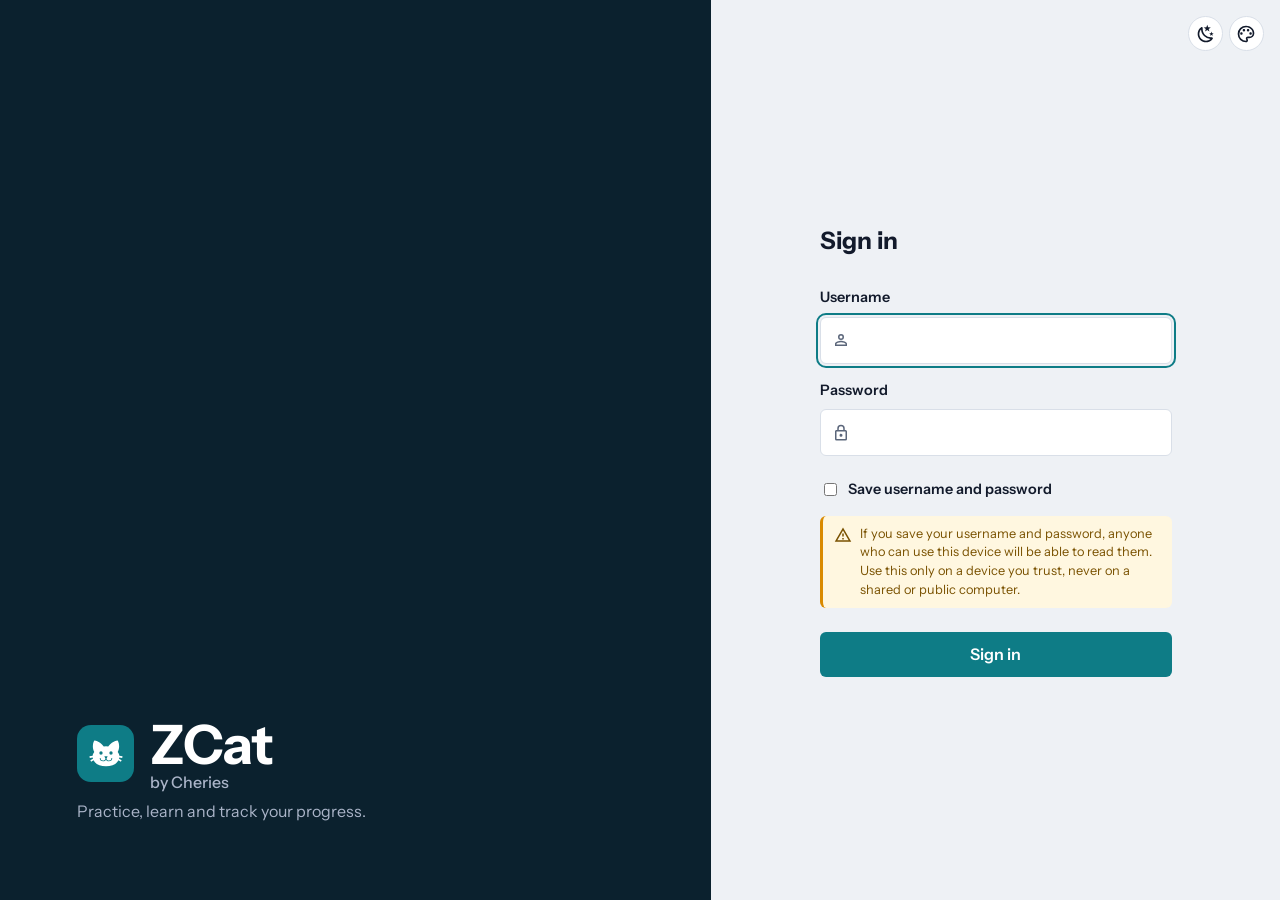
<file: index.html>
<!DOCTYPE html>
<html lang="en">
<head>
  <meta charset="UTF-8">
  <meta name="viewport" content="width=device-width, initial-scale=1">
  <title>Sign in</title>
  <link rel="icon" type="image/svg+xml" href="assets/img/favicon.svg">
  <link rel="preconnect" href="https://fonts.googleapis.com">
  <link rel="preconnect" href="https://fonts.gstatic.com" crossorigin>
  <link rel="stylesheet" href="https://fonts.googleapis.com/css2?family=Instrument+Sans:wght@400;500;600;700&display=swap">
  <script src="assets/js/theme-boot.js"></script>
  <link rel="stylesheet" href="assets/css/styles.css">
</head>
<body class="login-page">
  <aside class="login-brand">
    <h1 id="app-name" class="login-logo"></h1>
    <p id="app-tagline"></p>
  </aside>

  <main class="login-panel">
    <div class="login-theme" id="theme-controls"></div>
    <form id="login-form" class="login-form" novalidate>
      <h2>Sign in</h2>

      <label for="username">Username</label>
      <div class="input-wrap"><span class="input-icon" data-icon="user"></span><input id="username" name="username" type="text" autocomplete="username" required autofocus></div>

      <label for="password">Password</label>
      <div class="input-wrap"><span class="input-icon" data-icon="lock"></span><input id="password" name="password" type="password" autocomplete="current-password" required></div>

      <label class="remember" for="remember"><input id="remember" name="remember" type="checkbox"> Save username and password</label>
      <p class="remember-warn" id="remember-warn">
        <span data-icon="warn" data-size="18"></span>
        <span>If you save your username and password, anyone who can use this device will be able to read them. Use this only on a device you trust, never on a shared or public computer.</span>
      </p>

      <button id="login-btn" type="submit" class="btn">Sign in</button>
    </form>
  </main>

  <script type="module" src="assets/js/login.js"></script>
</body>
</html>
</file>
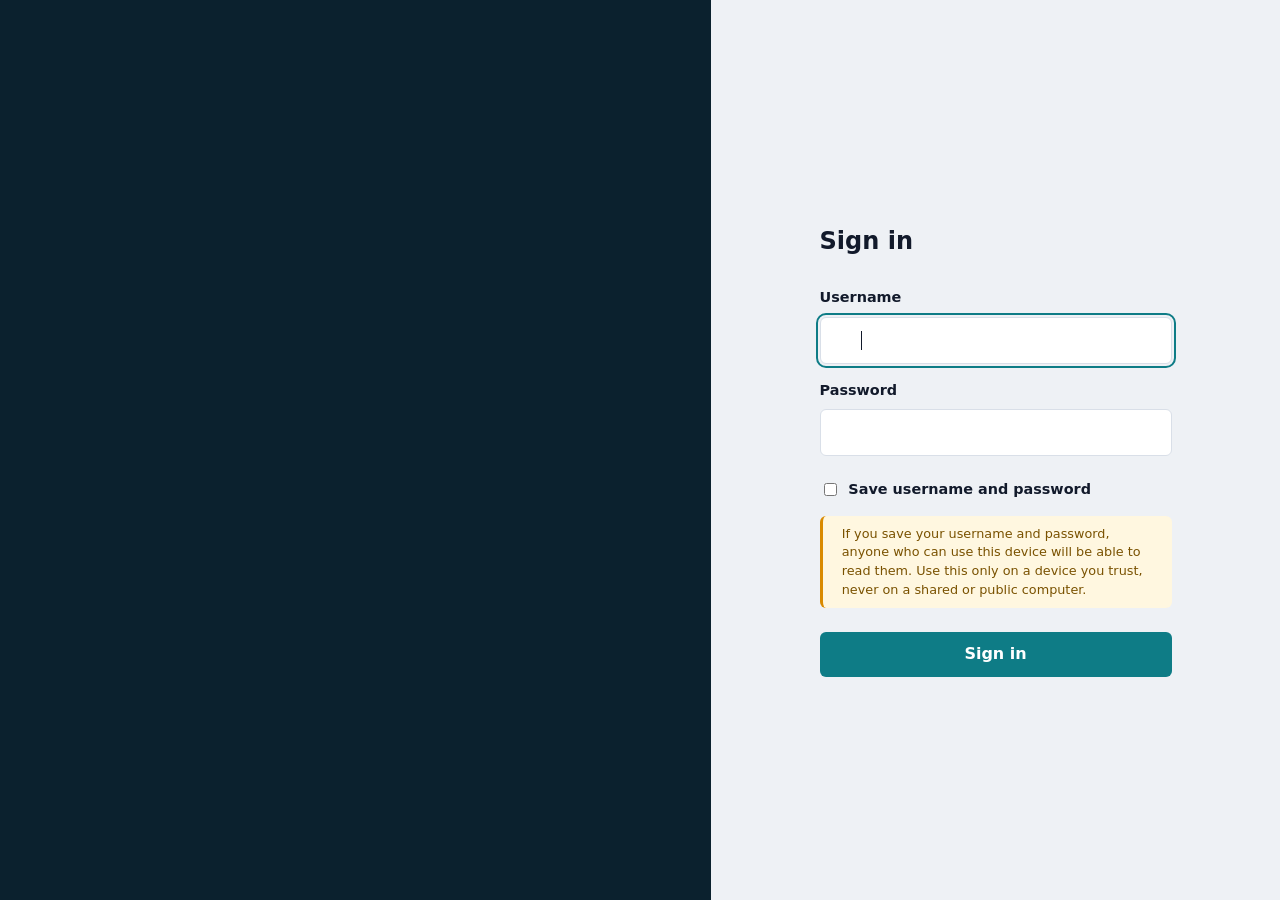
<file: dashboard.html>
<!DOCTYPE html>
<html lang="en">
<head>
  <meta charset="UTF-8">
  <meta name="viewport" content="width=device-width, initial-scale=1">
  <title>Dashboard</title>
  <link rel="icon" type="image/svg+xml" href="assets/img/favicon.svg">
  <link rel="preconnect" href="https://fonts.googleapis.com">
  <link rel="preconnect" href="https://fonts.gstatic.com" crossorigin>
  <link rel="stylesheet" href="https://fonts.googleapis.com/css2?family=Instrument+Sans:wght@400;500;600;700&display=swap">
  <script src="assets/js/theme-boot.js"></script>
  <link rel="stylesheet" href="assets/css/styles.css">
</head>
<body class="app-page" hidden>
  <header class="topbar">
    <a id="brand" class="brand" href="#overview" aria-label="Home"></a>
    <nav id="nav" class="nav" aria-label="Sections"></nav>
    <div class="topbar-user">
      <span class="theme-controls" id="theme-controls"></span>
      <span id="user-name"></span>
      <span id="user-role" class="badge"></span>
      <button id="logout-btn" class="btn btn-ghost" type="button">Sign out</button>
    </div>
  </header>

  <main id="content" class="content" tabindex="-1"></main>

  <script type="module" src="assets/js/dashboard.js"></script>
</body>
</html>
</file>
<file: assets/css/styles.css>
:root {
  color-scheme: light;
  --bg: #eef1f5;
  --surface: #ffffff;
  --ink: #121a2b;
  --on-ink: #ffffff;
  --muted: #5b667a;
  --line: #d9dfe8;
  --accent: #0e7c86;
  --accent-ink: #ffffff;
  --danger: #b3261e;
  --danger-bg: #fdecea;
  --warn-bg: #fff3d6;
  --warn-ink: #7a5200;
  --warn-line: #d98a00;
  --warn-soft: #fff7e0;
  --ok-bg: #e3f4e8;
  --ok-ink: #1c6b3a;
  --ok: #15803d;
  --on-ok: #ffffff;
  --bad-bg: #fde4e4;
  --bad-ink: #9b1c1c;
  --neutral-line: #9aa5b8;
  --seg-line: #8aa0b8;
  --seg-bg: #defeff;
  --star: #e3a008;
  --shadow: rgba(18, 26, 43, .1);
  /* derived from the accent, so every theme and mode stays consistent */
  --accent-soft: color-mix(in srgb, var(--accent) 14%, var(--surface));
  --ok-soft: color-mix(in srgb, var(--ok) 14%, var(--surface));
  --sentence-bg: color-mix(in srgb, var(--accent) 5%, var(--bg));
  --field-bg: color-mix(in srgb, var(--accent) 8%, var(--surface));
  --sentence-line: color-mix(in srgb, var(--accent) 30%, var(--line));
  --accent-text: color-mix(in srgb, var(--accent) 62%, var(--ink));
  --hero-from: color-mix(in srgb, var(--accent) 22%, #0c1424);
  --hero-to: color-mix(in srgb, var(--accent) 62%, #0c1424);
  --hero-btn: color-mix(in srgb, var(--accent) 70%, #ffffff);
  --brand-bg: color-mix(in srgb, var(--accent) 14%, #0b1220);
  --radius: 6px;
  --font: "Instrument Sans", system-ui, -apple-system, "Segoe UI", sans-serif;
}

/* Dark mode */
html[data-mode="dark"] {
  color-scheme: dark;
  --bg: #0c1017;
  --surface: #151b25;
  --ink: #e7ecf4;
  --on-ink: #0c1017;
  --muted: #9aa6ba;
  --line: #283244;
  --accent-ink: #07131a;
  --danger: #ff7a70;
  --danger-bg: #3a1d1f;
  --warn-bg: #3b2f12;
  --warn-ink: #f3c969;
  --warn-line: #e0a030;
  --warn-soft: #2e2711;
  --ok-bg: #16301f;
  --ok-ink: #7fd89a;
  --ok: #4ade80;
  --on-ok: #06180d;
  --bad-bg: #3a1d1f;
  --bad-ink: #ff9a92;
  --neutral-line: #55627a;
  --seg-line: #4a5b75;
  --seg-bg: color-mix(in srgb, var(--accent) 18%, var(--surface));
  --star: #f5b83d;
  --shadow: rgba(0, 0, 0, .45);
}

/* Accent themes (light, then dark) */
html[data-accent="teal"]   { --accent: #0e7c86; }
html[data-accent="ocean"]  { --accent: #2563eb; }
html[data-accent="violet"] { --accent: #7c3aed; }
html[data-accent="rose"]   { --accent: #e11d48; }
html[data-accent="forest"] { --accent: #15803d; }
html[data-accent="sunset"] { --accent: #c2410c; }
html[data-mode="dark"][data-accent="teal"]   { --accent: #2bb8c4; }
html[data-mode="dark"][data-accent="ocean"]  { --accent: #6ea8ff; }
html[data-mode="dark"][data-accent="violet"] { --accent: #a78bfa; }
html[data-mode="dark"][data-accent="rose"]   { --accent: #fb7185; }
html[data-mode="dark"][data-accent="forest"] { --accent: #4ade80; }
html[data-mode="dark"][data-accent="sunset"] { --accent: #fb923c; }

*, *::before, *::after { box-sizing: border-box; }
html { font-size: 16px; }
body {
  margin: 0;
  font-family: var(--font);
  color: var(--ink);
  background: var(--bg);
  line-height: 1.5;
}
[hidden] { display: none !important; }
:focus-visible { outline: 2px solid var(--accent); outline-offset: 2px; }

/* ---------- Buttons ---------- */
.btn {
  font: inherit; font-weight: 600;
  padding: .65rem 1.1rem;
  border: 0; border-radius: var(--radius);
  background: var(--accent); color: var(--accent-ink);
  cursor: pointer;
}
.btn:hover { filter: brightness(1.08); }
.btn:disabled { opacity: .6; cursor: wait; }
.btn-ghost { background: transparent; color: var(--ink); border: 1px solid var(--line); padding: .4rem .8rem; }
.btn-ghost:hover { background: var(--bg); filter: none; }

/* ---------- Login ---------- */
.login-page { display: grid; grid-template-columns: minmax(0, 5fr) minmax(0, 4fr); min-height: 100vh; }
.login-brand {
  background: var(--brand-bg); color: #fff;
  padding: clamp(2rem, 6vw, 5rem);
  display: flex; flex-direction: column; justify-content: flex-end;
}
.login-brand h1 { margin: 0 0 .5rem; font-size: clamp(2.2rem, 5vw, 4rem); line-height: 1.05; letter-spacing: -.02em; }
.login-brand p { margin: 0; color: #aab4c8; max-width: 28ch; }
.login-panel { display: grid; place-items: center; padding: 2rem; }
.login-form { width: min(100%, 22rem); display: grid; gap: .5rem; }
.login-form h2 { margin: 0 0 .75rem; font-size: 1.5rem; }
.login-form label { font-weight: 600; font-size: .9rem; margin-top: .5rem; }
.login-form input {
  font: inherit; padding: .65rem .75rem;
  border: 1px solid var(--line); border-radius: var(--radius); background: var(--surface);
}
.login-form .btn { margin-top: 1rem; }
.hint { color: var(--muted); font-size: .8rem; margin: .75rem 0 0; }

/* ---------- App shell ---------- */
.topbar {
  display: flex; align-items: center; gap: 1.5rem; flex-wrap: wrap;
  padding: .75rem clamp(1rem, 4vw, 2.5rem);
  background: var(--surface); border-bottom: 1px solid var(--line);
}
.topbar-title { font-size: 1.05rem; letter-spacing: -.01em; }
.nav { display: flex; gap: .25rem; flex: 1; flex-wrap: wrap; }
.nav button {
  font: inherit; font-weight: 500; color: var(--muted);
  background: none; border: 0; border-bottom: 2px solid transparent;
  padding: .4rem .75rem; cursor: pointer;
}
.nav button:hover { color: var(--ink); }
.nav button[aria-current="page"] { color: var(--ink); border-bottom-color: var(--accent); }
.topbar-user { display: flex; align-items: center; gap: .6rem; font-size: .9rem; }
.badge { background: var(--accent-soft); color: var(--accent-text); padding: .1rem .55rem; border-radius: 999px; font-size: .78rem; font-weight: 600; }

.content { max-width: 70rem; margin: 0 auto; padding: 2rem clamp(1rem, 4vw, 2.5rem) 4rem; }
.content h1 { margin: 0 0 .25rem; font-size: 1.75rem; letter-spacing: -.02em; }
.lede { margin: 0 0 1.5rem; color: var(--muted); }
.panel { background: var(--surface); border: 1px solid var(--line); border-radius: var(--radius); padding: 1.25rem; margin-bottom: 1rem; }
.panel h2 { margin: 0 0 .75rem; font-size: 1rem; }
.chips { display: flex; flex-wrap: wrap; gap: .4rem; padding: 0; margin: 0; list-style: none; }
.chips li { background: var(--bg); border: 1px solid var(--line); border-radius: 999px; padding: .15rem .65rem; font-size: .85rem; }

.table-wrap { overflow-x: auto; }
table { width: 100%; border-collapse: collapse; font-size: .92rem; }
th, td { text-align: left; padding: .6rem .75rem; border-bottom: 1px solid var(--line); white-space: nowrap; }
th { color: var(--muted); font-weight: 600; }
.status-off { color: var(--danger); }
pre { margin: 0; overflow-x: auto; font-size: .85rem; background: var(--bg); padding: 1rem; border-radius: var(--radius); }

@media (max-width: 760px) {
  .login-page { grid-template-columns: 1fr; }
  .login-brand { min-height: 12rem; padding: 2rem; }
}
@media (prefers-reduced-motion: reduce) { * { transition: none !important; animation: none !important; } }

/* ---------- Tests: catalog & intro ---------- */
.muted { color: var(--muted); }
.cards { display: grid; grid-template-columns: repeat(auto-fill, minmax(16rem, 1fr)); gap: 1rem; }
.card {
  font: inherit; color: inherit; text-align: left; cursor: pointer;
  display: flex; flex-direction: column; gap: .4rem;
  background: var(--surface); border: 1px solid var(--line); border-top: 3px solid var(--accent);
  border-radius: var(--radius); padding: 1.1rem;
  transition: transform .12s ease, box-shadow .12s ease;
}
.card:hover { transform: translateY(-2px); box-shadow: 0 6px 18px var(--shadow); }
.card-folder { font-size: .72rem; text-transform: uppercase; letter-spacing: .08em; color: var(--accent); font-weight: 700; }
.card-title { font-size: 1.1rem; font-weight: 700; letter-spacing: -.01em; }
.card-desc { color: var(--muted); font-size: .9rem; flex: 1; }
.card-meta { font-size: .8rem; color: var(--muted); }
.card-last { font-size: .8rem; font-weight: 600; color: var(--accent-text); }
.link-btn { font: inherit; background: none; border: 0; color: var(--accent); cursor: pointer; padding: 0; margin-bottom: 1rem; }
.facts { display: flex; gap: 1.25rem; flex-wrap: wrap; padding: 0; margin: .75rem 0 0; list-style: none; color: var(--muted); font-size: .9rem; }
.paces { border: 1px solid var(--line); border-radius: var(--radius); margin: 1rem 0 0; display: flex; gap: .75rem; flex-wrap: wrap; }
.paces legend { font-weight: 600; padding: 0 .4rem; }
.pace { display: flex; align-items: center; gap: .5rem; padding: .55rem 1rem; border: 1px solid var(--line); border-radius: var(--radius); cursor: pointer; }
.pace:has(input:checked) { border-color: var(--accent); background: var(--accent-soft); }
.pace input { accent-color: var(--accent); }
.pace-name { font-weight: 600; }
.test-root > .btn { margin-top: .5rem; }

/* ---------- Tests: runner ---------- */
.runner-bar {
  position: sticky; top: 0; z-index: 5;
  display: flex; align-items: center; gap: 1rem; flex-wrap: wrap;
  background: var(--surface); border: 1px solid var(--line); border-radius: var(--radius);
  padding: .6rem 1rem; margin-bottom: 1rem;
}
.runner-bar strong { flex: 1; min-width: 8rem; }
.timer { font-variant-numeric: tabular-nums; font-weight: 700; font-size: 1.15rem; }
.timer.low { color: var(--danger); }
.runner { display: grid; grid-template-columns: minmax(0, 1fr) 15rem; gap: 1rem; align-items: start; }
.q-card, .side { background: var(--surface); border: 1px solid var(--line); border-radius: var(--radius); padding: 1.5rem; }
.side { padding: 1rem; position: sticky; top: 5rem; }
.side h2 { font-size: .9rem; margin: 0 0 .75rem; }
.legend { font-size: .75rem; margin: .75rem 0 0; }
.palette { display: grid; grid-template-columns: repeat(5, 1fr); gap: .4rem; }
.pal { font: inherit; font-size: .85rem; aspect-ratio: 1; border: 1px solid var(--line); background: var(--surface); border-radius: var(--radius); cursor: pointer; position: relative; }
.pal.done { background: var(--accent-soft); border-color: var(--accent); }
.pal[aria-current="step"] { outline: 2px solid var(--ink); outline-offset: 1px; font-weight: 700; }
.pal.flag::after { content: ""; position: absolute; top: 3px; right: 3px; width: 7px; height: 7px; border-radius: 50%; background: var(--warn-line); }

.q-head { display: flex; align-items: center; gap: .5rem; flex-wrap: wrap; margin-bottom: 1rem; }
.q-num { font-weight: 700; margin-right: auto; }
.badge-soft { background: var(--bg); color: var(--muted); }
.chip-btn { font: inherit; font-size: .85rem; border: 1px solid var(--line); background: var(--surface); color: var(--ink); border-radius: 999px; padding: .2rem .8rem; cursor: pointer; }
.chip-btn[aria-pressed="true"] { background: var(--ink); color: var(--on-ink); border-color: var(--ink); }
.hint-box { background: var(--warn-soft); border-left: 3px solid var(--warn-line); padding: .6rem .8rem; border-radius: var(--radius); font-size: .9rem; margin: 0 0 1rem; }
.q-img { display: block; max-width: 100%; object-fit: contain; border-radius: var(--radius); margin: 0 0 1rem; }
.q-img.landscape { max-height: 16rem; }
.q-img.portrait { max-height: 24rem; }
.q-img.square { max-height: 18rem; }
.passage { background: var(--bg); border-radius: var(--radius); padding: 1rem; margin-bottom: 1rem; }
.q-text { font-size: 1.25rem; margin: 0 0 1rem; line-height: 1.4; }
.multi-note { font-size: .85rem; font-weight: 600; color: var(--accent); margin: 0 0 .5rem; }
.opts { display: grid; gap: .5rem; }
.opt { display: flex; align-items: center; gap: .75rem; border: 1px solid var(--line); border-radius: var(--radius); padding: .7rem .9rem; cursor: pointer; }
.opt:hover { border-color: var(--accent); }
.opt:has(input:checked) { border-color: var(--accent); background: var(--accent-soft); }
.opt input { accent-color: var(--accent); }
.opt-key { font-weight: 700; color: var(--muted); width: 1.2rem; }

.sentence { margin: 0 0 1rem; padding: .35rem 1rem; font-size: 1.15rem; line-height: 2.2; background: var(--sentence-bg); border: 1px solid var(--sentence-line); border-radius: var(--radius); }
.sentence-tools { margin: 0 0 1rem; }
.seg {
  font: inherit; color: inherit; background: var(--surface); cursor: pointer;
  border: 1px solid var(--seg-line); border-radius: 4px; padding: 0 .2rem; margin-top: 0.1rem; margin-bottom: 0.2rem; background-color: var(--seg-bg);
  text-decoration: underline; text-decoration-thickness: 1px; text-underline-offset: 3px;
}
.seg:hover { background: var(--accent-soft); border-color: var(--accent); }
.seg[aria-pressed="true"] { background: var(--danger-bg); border-color: var(--danger); color: var(--danger); }
.seg.need-fix { background: var(--danger-bg); border-color: var(--danger); color: var(--danger); text-decoration-color: var(--danger); }
.seg.is-ok { background: var(--accent-soft); border-color: var(--accent); }
.seg.is-ok::after { content: " ✓"; display: inline-block; color: var(--accent); font-weight: 700; text-decoration: none; }
.seg-fix { display: inline-block; margin: 0 .15rem; padding: 0 .5rem; border-radius: 4px; background: var(--accent); color: var(--accent-ink); font-size: .85em; font-weight: 600; line-height: 1.7; }
.chip-correct { border-color: var(--accent); background: var(--accent-soft); }
.fixes { display: grid; gap: .45rem; margin: 0 0 1rem; }
.fix { display: grid; gap: .15rem; font-size: .9rem; }
.fix input { font: inherit; font-size: 1.3rem; padding: .3rem .55rem; border: 1px solid var(--line); border-radius: var(--radius); }
.q-nav { display: flex; justify-content: space-between; gap: .5rem; margin-top: 1.5rem; }
.q-nav .btn:disabled { cursor: not-allowed; }

/* ---------- Tests: results ---------- */
.summary { display: flex; align-items: center; gap: 2rem; flex-wrap: wrap; }
.ring { --p: 0; width: 8rem; aspect-ratio: 1; border-radius: 50%; display: grid; place-items: center; position: relative; background: conic-gradient(var(--accent) calc(var(--p) * 1%), var(--line) 0); }
.ring::before { content: ""; position: absolute; inset: .7rem; background: var(--surface); border-radius: 50%; }
.ring span { position: relative; font-size: 1.6rem; font-weight: 700; }
.stats { display: grid; grid-template-columns: repeat(auto-fit, minmax(6rem, 1fr)); gap: 1rem; flex: 1; }
.stat { display: grid; }
.stat strong { font-size: 1.6rem; }
.stat span { color: var(--muted); font-size: .85rem; }
.stat.ok strong { color: var(--accent); }
.stat.bad strong { color: var(--danger); }
.review { background: var(--surface); border: 1px solid var(--line); border-left-width: 4px; border-radius: var(--radius); margin-bottom: .6rem; }
.review.correct { border-left-color: var(--accent); }
.review.incorrect { border-left-color: var(--danger); }
.review.unanswered { border-left-color: var(--neutral-line); }
.review summary { cursor: pointer; padding: .75rem 1rem; display: flex; gap: .75rem; }
.mark { font-weight: 700; }
.review.correct .mark { color: var(--accent); }
.review.incorrect .mark { color: var(--danger); }
.review-body { padding: 0 1rem 1rem 2.6rem; font-size: .92rem; }
.review-row { margin: .3rem 0; }
.explain { background: var(--bg); border-radius: var(--radius); padding: .75rem 1rem; margin-top: .6rem; }
.explain p { margin: .3rem 0; }
.explain ul { margin: .3rem 0 0; padding-left: 1.2rem; }
.formula { font-family: ui-monospace, monospace; font-size: .85rem; }

@media (max-width: 860px) {
  .runner { grid-template-columns: 1fr; }
  .side { position: static; }
  .palette { grid-template-columns: repeat(auto-fill, minmax(2.5rem, 1fr)); }
}

/* ---------- Password tool ---------- */
.tool-form { display: grid; gap: .6rem; max-width: 28rem; }
.field { display: grid; gap: .25rem; font-size: .9rem; font-weight: 600; }
.field input, .field select { font: inherit; font-weight: 400; padding: .6rem .75rem; border: 1px solid var(--line); border-radius: var(--radius); background: var(--surface); color: var(--ink); }
.check-row { display: flex; align-items: center; gap: .5rem; font-size: .9rem; }
.tool-out { display: grid; gap: .5rem; justify-items: start; margin: 1rem 0; }
.tool-out pre { width: 100%; }
.hash { display: block; width: 100%; word-break: break-all; background: var(--bg); padding: .6rem .75rem; border-radius: var(--radius); font-size: .85rem; }
.result-ok { color: var(--accent); font-weight: 600; margin: .5rem 0 0; }
.result-bad { color: var(--danger); font-weight: 600; margin: .5rem 0 0; }
.notes { margin: 0; padding-left: 1.2rem; display: grid; gap: .4rem; }
details.panel summary { cursor: pointer; font-weight: 600; }
details.panel[open] summary { margin-bottom: .75rem; }
code { background: var(--bg); padding: .05rem .3rem; border-radius: 4px; font-size: .88em; }

/* ---------- Modal ---------- */
.modal { border: 0; padding: 0; border-radius: 10px; width: min(92vw, 28rem); max-height: 85vh; color: var(--ink); background: var(--surface); box-shadow: 0 20px 60px rgba(18, 26, 43, .35); }
.modal-wide { width: min(92vw, 40rem); }
.modal::backdrop { background: rgba(18, 26, 43, .55); }
.modal[open] { animation: modal-in .14s ease-out; }
@keyframes modal-in { from { opacity: 0; transform: translateY(8px) scale(.98); } }
body:has(dialog.modal[open]) { overflow: hidden; }
.modal-card { display: flex; flex-direction: column; max-height: 85vh; }
.modal-head { display: flex; align-items: center; justify-content: space-between; gap: 1rem; padding: 1rem 1.25rem; border-bottom: 1px solid var(--line); }
.modal-head h2 { margin: 0; font-size: 1.1rem; }
.modal-x { font: inherit; font-size: 1.5rem; line-height: 1; background: none; border: 0; color: var(--muted); cursor: pointer; padding: 0 .25rem; }
.modal-x:hover { color: var(--ink); }
.modal-body { padding: 1.25rem; overflow-y: auto; }
.modal-body > :first-child { margin-top: 0; }
.modal-body > :last-child { margin-bottom: 0; }
.modal-body .explain { background: none; padding: 0; margin: 0; }
.modal-foot { display: flex; justify-content: flex-end; gap: .5rem; padding: .75rem 1.25rem 1rem; }
.btn-danger { background: var(--danger); }

/* ---------- Peek answer ---------- */
.opt.reveal-correct { border-color: var(--accent); background: var(--accent-soft); box-shadow: inset 4px 0 0 var(--accent); }
.opt-tag { margin-left: auto; font-size: .75rem; font-weight: 700; color: var(--accent); }
.answer-box { margin-top: 1rem; background: var(--accent-soft); border-left: 3px solid var(--accent); padding: .7rem .9rem; border-radius: var(--radius); font-size: .95rem; }

/* ---------- Reports ---------- */
.pct { font-weight: 600; font-size: .8rem; padding: .1rem .55rem; border-radius: 999px; }
.pct-high { background: var(--accent-soft); color: var(--accent-text); }
.pct-mid { background: var(--warn-bg); color: var(--warn-ink); }
.pct-low { background: var(--danger-bg); color: var(--danger); }
.report-actions { display: flex; justify-content: flex-end; }

/* ---------- Reports: row actions ---------- */
.btn-sm { padding: .25rem .7rem; font-size: .85rem; }
.row-actions { display: flex; gap: .4rem; }
.row-actions .btn:disabled { cursor: not-allowed; }

/* ---------- Modal: test details ---------- */
.modal .paces { margin-top: 1rem; }

/* ---------- Timer pause ---------- */
.q-card { position: relative; }
.runner.paused .q-card > *, .runner.paused .side > * { visibility: hidden; }
.runner.paused .q-card::after { content: "Paused"; position: absolute; inset: 0; display: grid; place-items: center; font-size: 1.5rem; font-weight: 700; }

/* ---------- Icons & logo ---------- */
.icon { flex: none; vertical-align: middle; }
.btn, .chip-btn { display: inline-flex; align-items: center; justify-content: center; gap: .4rem; }
.brand { display: inline-flex; align-items: center; gap: .6rem; color: var(--ink); text-decoration: none; border-bottom: 2px solid transparent; padding: .15rem 0; }
.brand[aria-current="page"] { border-bottom-color: var(--accent); }
.brand-mark { display: grid; place-items: center; width: 2.1rem; height: 2.1rem; border-radius: 8px; background: var(--accent); color: var(--accent-ink); flex: none; }
.brand-text { display: inline-flex; align-items: baseline; gap: .35rem; }
.brand-name { font-weight: 700; font-size: 1.15rem; letter-spacing: -.01em; }
.brand-by { color: var(--muted); font-size: .8rem; font-weight: 500; letter-spacing: normal; }
.nav button { display: inline-flex; align-items: center; gap: .4rem; }
.timer-wrap { display: inline-flex; align-items: center; gap: .35rem; }
.card-folder { display: inline-flex; align-items: center; gap: .35rem; }
.login-logo { display: flex; align-items: center; gap: 1rem; margin: 0 0 .75rem; }
.login-brand .brand-mark { width: 3.6rem; height: 3.6rem; border-radius: 14px; }
.login-brand .brand-text { flex-direction: column; align-items: flex-start; gap: .1rem; line-height: 1.05; }
.login-brand .brand-name { font-size: clamp(2rem, 4.5vw, 3.4rem); }
.login-brand .brand-by { color: #aab4c8; font-size: 1rem; }
.input-wrap { position: relative; }
.input-icon { position: absolute; left: .75rem; top: 50%; transform: translateY(-50%); color: var(--muted); display: grid; pointer-events: none; }
.login-form .input-wrap input { width: 100%; padding-left: 2.5rem; }

/* ---------- Home ---------- */
.hero { display: flex; align-items: center; justify-content: space-between; gap: 1.5rem; flex-wrap: wrap; margin-bottom: 1.25rem; padding: clamp(1.25rem, 4vw, 2.25rem); border-radius: 12px; color: #fff; background: linear-gradient(135deg, var(--hero-from) 0%, var(--hero-to) 100%); }
.hero h1 { margin: 0 0 .35rem; color: #fff; font-size: clamp(1.6rem, 4vw, 2.3rem); }
.hero p { margin: 0; color: #c3cde0; max-width: 38ch; }
.btn-lg { padding: .9rem 1.6rem; font-size: 1.05rem; letter-spacing: .08em; text-transform: uppercase; }
.btn-hero { background: var(--hero-btn); color: #08222c; }
.btn-hero:hover { filter: brightness(1.08); }
.home-grid { display: grid; grid-template-columns: repeat(auto-fit, minmax(18rem, 1fr)); gap: 1rem; margin-bottom: 1.25rem; }
.list-card { margin-bottom: 0; }
.list-card h2 { display: flex; align-items: center; gap: .5rem; margin: 0 0 .75rem; }
.mini-list { list-style: none; margin: 0; padding: 0; display: grid; gap: .25rem; }
.mini-item { display: flex; align-items: center; gap: .75rem; padding: .6rem .5rem; border-radius: var(--radius); }
button.mini-item { font: inherit; color: inherit; background: none; border: 0; width: 100%; text-align: left; cursor: pointer; }
button.mini-item:hover { background: var(--bg); }
.mini-icon { display: grid; place-items: center; width: 2.2rem; height: 2.2rem; border-radius: 50%; background: var(--accent-soft); color: var(--accent); flex: none; }
.mini-main { flex: 1; min-width: 0; display: grid; }
.mini-title { font-weight: 600; overflow: hidden; text-overflow: ellipsis; white-space: nowrap; }
.mini-sub { color: var(--muted); font-size: .82rem; }
.quotes { display: grid; grid-template-columns: repeat(auto-fit, minmax(15rem, 1fr)); gap: 1rem; margin-bottom: 1.25rem; }
.quote-card { margin: 0; display: flex; align-items: flex-start; gap: .85rem; padding: 1.1rem 1.25rem; background: var(--surface); border: 1px solid var(--line); border-radius: 10px; }
.quote-icon { display: grid; place-items: center; width: 2.4rem; height: 2.4rem; border-radius: 50%; background: var(--accent-soft); color: var(--accent); flex: none; }
.quote-card p { margin: 0; font-weight: 500; line-height: 1.45; }
details.panel .chips + .chips { margin-top: .5rem; }

/* ---------- Filters ---------- */
.filter-bar { display: grid; gap: .75rem; margin-bottom: 1.25rem; padding: 1rem 1.25rem; background: var(--surface); border: 1px solid var(--line); border-radius: 10px; }
.filter-group { display: flex; align-items: baseline; gap: .75rem; flex-wrap: wrap; }
.filter-label { width: 4.5rem; font-size: .75rem; font-weight: 700; text-transform: uppercase; letter-spacing: .07em; color: var(--muted); }
.filter-chips { display: flex; flex-wrap: wrap; gap: .4rem; flex: 1; }
.filter-chip { font: inherit; font-size: .88rem; display: inline-flex; align-items: center; gap: .45rem; padding: .3rem .5rem .3rem .8rem; color: var(--ink); background: var(--surface); border: 1px solid var(--line); border-radius: 999px; cursor: pointer; }
.filter-chip:hover { border-color: var(--accent); }
.filter-chip[aria-pressed="true"] { background: var(--ink); border-color: var(--ink); color: var(--on-ink); }
.filter-count { min-width: 1.35rem; text-align: center; font-size: .72rem; font-weight: 700; color: var(--muted); background: var(--bg); border-radius: 999px; padding: 0 .4rem; }
.filter-chip[aria-pressed="true"] .filter-count { background: color-mix(in srgb, var(--on-ink) 22%, transparent); color: var(--on-ink); }
.filter-foot { display: flex; align-items: center; justify-content: space-between; gap: 1rem; padding-top: .6rem; border-top: 1px solid var(--line); font-size: .85rem; }
.filter-foot .link-btn { margin: 0; }
.card-tags { display: flex; align-items: center; gap: .5rem; flex-wrap: wrap; }
.level-pill { font-size: .68rem; font-weight: 700; text-transform: uppercase; letter-spacing: .06em; padding: .1rem .55rem; border-radius: 999px; background: var(--accent-soft); color: var(--accent-text); }
.level-pill.lv-easy { background: var(--ok-bg); color: var(--ok-ink); }
.level-pill.lv-intermediate { background: var(--warn-bg); color: var(--warn-ink); }
.level-pill.lv-advanced { background: var(--bad-bg); color: var(--bad-ink); }

/* inputs follow the theme */
input, select, textarea { color: var(--ink); }

/* ---------- Theme controls ---------- */
.theme-controls { display: inline-flex; gap: .35rem; }
.icon-btn { display: inline-grid; place-items: center; width: 2.2rem; height: 2.2rem; padding: 0; border-radius: 50%; border: 1px solid var(--line); background: var(--surface); color: var(--ink); cursor: pointer; }
.icon-btn:hover { border-color: var(--accent); color: var(--accent); }
.login-panel { position: relative; }
.login-theme { position: absolute; top: 1rem; right: 1rem; display: flex; gap: .35rem; }
.theme-window h3 { margin: 1.1rem 0 .5rem; font-size: .75rem; text-transform: uppercase; letter-spacing: .07em; color: var(--muted); }
.theme-window h3:first-child { margin-top: 0; }
.segmented { display: inline-flex; gap: .2rem; padding: .2rem; border: 1px solid var(--line); border-radius: 999px; }
.seg-opt { font: inherit; display: inline-flex; align-items: center; gap: .4rem; padding: .35rem .95rem; border: 0; border-radius: 999px; background: none; color: var(--ink); cursor: pointer; }
.seg-opt[aria-pressed="true"] { background: var(--accent); color: var(--accent-ink); }
.swatches { display: grid; grid-template-columns: repeat(auto-fill, minmax(8.5rem, 1fr)); gap: .6rem; }
.swatch { font: inherit; display: flex; align-items: center; gap: .6rem; padding: .5rem .7rem; border: 1px solid var(--line); border-radius: var(--radius); background: var(--surface); color: var(--ink); cursor: pointer; }
.swatch[aria-pressed="true"] { border-color: var(--swatch); box-shadow: 0 0 0 1px var(--swatch); }
.swatch-dot { display: grid; place-items: center; width: 1.6rem; height: 1.6rem; border-radius: 50%; background: var(--swatch); color: #fff; }

/* ---------- Test mode: top menu hidden ---------- */
body.testing .topbar { display: none; }

/* ---------- Test page: toolbar, favorites ---------- */
.toolbar { display: flex; align-items: center; gap: .6rem; flex-wrap: wrap; margin-bottom: 1.25rem; }
.toolbar .btn { padding: .45rem .9rem; }
.filter-badge { min-width: 1.3rem; padding: 0 .35rem; text-align: center; font-size: .75rem; font-weight: 700; border-radius: 999px; background: var(--accent); color: var(--accent-ink); }
.toolbar-count { margin-left: auto; font-size: .85rem; }
.toolbar .link-btn { margin: 0; }
.active-chips { display: flex; flex-wrap: wrap; gap: .35rem; }
.active-chip { padding-right: .55rem; }
.filter-window .filter-group + .filter-group { margin-top: 1rem; }
.filter-window .filter-foot { margin-top: 1.25rem; }
.card-wrap { position: relative; display: flex; }
.card-wrap > .card { flex: 1; min-width: 0; }
.card-tags { padding-right: 2rem; }
.fav-btn { position: absolute; top: .55rem; right: .55rem; display: grid; place-items: center; width: 2rem; height: 2rem; padding: 0; border: 0; border-radius: 50%; background: transparent; color: var(--muted); cursor: pointer; }
.fav-btn:hover { background: var(--bg); color: var(--star); }
.fav-btn.on { color: var(--star); }
.config { display: grid; gap: .6rem; margin: 1rem 0 0; border: 1px solid var(--line); border-radius: var(--radius); }
.config legend { padding: 0 .4rem; font-weight: 600; }
.count-row { display: flex; align-items: center; gap: .6rem; }
.count-row input { width: 5.5rem; font: inherit; padding: .4rem .6rem; border: 1px solid var(--line); border-radius: var(--radius); background: var(--surface); }

/* ---------- Results: clickable counts, review header ---------- */
.stat-btn { font: inherit; color: inherit; text-align: left; background: none; border: 1px solid transparent; border-radius: var(--radius); padding: .4rem .6rem; cursor: pointer; }
.stat-btn:hover { background: var(--bg); }
.stat-btn[aria-pressed="true"] { background: var(--accent-soft); border-color: var(--accent); }
.review-head { display: flex; align-items: center; gap: .75rem; margin: 1.25rem 0 .6rem; }
.review-head h2 { margin: 0; }
.review-head .link-btn { margin: 0; }

/* ---------- Reports filters, home actions ---------- */
.report-filters { display: flex; align-items: flex-end; gap: 1rem; flex-wrap: wrap; margin-bottom: 1rem; }
.report-filters .field { min-width: 12rem; }
.report-filters .link-btn { margin: 0 0 .6rem; }
.mini-item.has-actions { flex-wrap: wrap; }
.mini-actions { flex-basis: 100%; display: flex; gap: .4rem; padding-left: 2.95rem; }

/* ---------- GenTest / MyTest ---------- */
.modal-foot { flex-wrap: wrap; }
.del-btn:hover { background: var(--bg); color: var(--danger); }
.gen-matrix { width: 100%; border-collapse: collapse; }
.gen-matrix th, .gen-matrix td { padding: .5rem .6rem; text-align: left; border-bottom: 1px solid var(--line); white-space: nowrap; }
.gen-matrix thead th { font-size: .75rem; text-transform: uppercase; letter-spacing: .06em; color: var(--muted); }
.gen-matrix tbody th { font-weight: 600; }
.gen-na { color: var(--neutral-line); }
.gen-cell { display: flex; align-items: center; gap: .4rem; }
.gen-cell input { width: 4.2rem; font: inherit; padding: .35rem .5rem; border: 1px solid var(--line); border-radius: var(--radius); background: var(--surface); }
.gen-cell span { font-size: .8rem; }
.gen-foot { display: flex; align-items: center; justify-content: space-between; gap: 1rem; margin: .75rem 0; }
.gen-foot .link-btn { margin: 0; }
.gen-params .field { max-width: 16rem; margin-bottom: .75rem; }
.gen-preview .field { margin-bottom: .75rem; }
.gen-preview .field input { width: 100%; }
.gen-list { list-style: none; margin: .75rem 0 0; padding: 0; max-height: 18rem; overflow-y: auto; border: 1px solid var(--line); border-radius: var(--radius); counter-reset: q; }
.gen-list li { counter-increment: q; display: flex; align-items: center; gap: .6rem; padding: .5rem .75rem; border-bottom: 1px solid var(--line); }
.gen-list li:last-child { border-bottom: 0; }
.gen-list li::before { content: counter(q); width: 1.4rem; text-align: right; color: var(--muted); font-size: .8rem; flex: none; }
.gen-topic { font-size: .8rem; color: var(--muted); flex: none; }
.gen-q { flex: 1; min-width: 0; overflow: hidden; text-overflow: ellipsis; white-space: nowrap; }

/* ---------- Files ---------- */
.modal-xl { width: min(96vw, 64rem); }
a.btn, a.fav-btn { text-decoration: none; }
.search-wrap { position: relative; display: inline-flex; align-items: center; flex: 1; min-width: 12rem; max-width: 22rem; }
.search-wrap .icon { position: absolute; left: .75rem; color: var(--muted); pointer-events: none; }
.search-input { width: 100%; font: inherit; padding: .5rem .9rem .5rem 2.4rem; border: 1px solid var(--line); border-radius: 999px; background: var(--surface); color: var(--ink); }
.file-title { display: flex; align-items: center; gap: .65rem; }
.file-icon { display: grid; place-items: center; width: 2.5rem; height: 2.5rem; border-radius: 10px; background: var(--accent-soft); color: var(--accent-text); flex: none; }
.file-icon.kind-pdf { background: var(--bad-bg); color: var(--bad-ink); }
.file-icon.kind-image { background: var(--ok-bg); color: var(--ok-ink); }
.file-icon.kind-video, .file-icon.kind-audio { background: var(--warn-bg); color: var(--warn-ink); }
.file-icon.kind-other { background: var(--bg); color: var(--muted); }
.viewer-meta { margin: 0 0 .75rem; font-size: .85rem; }
.viewer-frame { display: block; width: 100%; height: 68vh; border: 1px solid var(--line); border-radius: var(--radius); background: #fff; }
.viewer-img { display: block; max-width: 100%; max-height: 68vh; margin: 0 auto; object-fit: contain; border-radius: var(--radius); }
.viewer-media { display: block; width: 100%; max-height: 68vh; }
.viewer-audio { display: block; width: 100%; }
.viewer-text { margin: 0; max-height: 64vh; overflow: auto; white-space: pre-wrap; }
.viewer-none { margin: 0; padding: 2rem 1rem; text-align: center; color: var(--muted); }

/* rendered Markdown */
.md { line-height: 1.6; max-height: 64vh; overflow: auto; }
.md > :first-child { margin-top: 0; }
.md h1 { font-size: 1.6rem; margin: 0 0 .75rem; }
.md h2 { font-size: 1.3rem; margin: 1.4rem 0 .5rem; }
.md h3 { font-size: 1.1rem; margin: 1.2rem 0 .4rem; }
.md h4, .md h5, .md h6 { font-size: 1rem; margin: 1rem 0 .3rem; }
.md p, .md ul, .md ol, .md pre, .md .table-wrap { margin: 0 0 .85rem; }
.md ul, .md ol { padding-left: 1.4rem; }
.md blockquote { margin: 0 0 .85rem; padding: .4rem 1rem; border-left: 3px solid var(--accent); background: var(--accent-soft); border-radius: 0 var(--radius) var(--radius) 0; }
.md blockquote > :last-child { margin-bottom: 0; }
.md a { color: var(--accent-text); }
.md hr { border: 0; border-top: 1px solid var(--line); margin: 1.2rem 0; }
.md-img { max-width: 100%; border-radius: var(--radius); }

/* code inside <pre> keeps no inline padding */
pre code { padding: 0; background: none; border-radius: 0; }

/* ---------- Show answer: green = correct, red = wrong (both themes) ---------- */
.opts .opt.reveal-correct { border-color: var(--ok); background: var(--ok-soft); box-shadow: inset 4px 0 0 var(--ok); }
.opts .opt.reveal-wrong { border-color: var(--danger); background: var(--danger-bg); box-shadow: inset 4px 0 0 var(--danger); }
.opt-tag { color: var(--ok); }
.opt-tag.bad { color: var(--danger); }
.answer-box { background: var(--ok-soft); border-left-color: var(--ok); }
.seg.is-ok { background: var(--ok-soft); border-color: var(--ok); }
.seg.is-ok::after { color: var(--ok); }
.seg-fix { background: var(--ok); color: var(--on-ok); }
.chip-correct { border-color: var(--ok); background: var(--ok-soft); }
.fix input { background: var(--field-bg); }
.fix-input { position: relative; display: block; }
.fix-input input { width: 100%; padding-right: 2rem; }
.fix-status { position: absolute; right: .5rem; top: 50%; transform: translateY(-50%); display: none; }
.fix-input.ok input { border-color: var(--ok); background: var(--ok-soft); box-shadow: 0 0 0 1px var(--ok); }
.fix-input.bad input { border-color: var(--danger); background: var(--danger-bg); box-shadow: 0 0 0 1px var(--danger); }
.fix-input.ok .fix-status { display: grid; color: var(--ok); }
.fix-input.bad .fix-status { display: grid; color: var(--danger); }
.fix-hint { font-size: .82rem; color: var(--danger); }
.fix-hint:empty { display: none; }

/* ---------- Waiting dialog ---------- */
.wait { display: grid; justify-items: center; gap: 1rem; padding: .5rem 0; text-align: center; }
.wait-spinner { width: 3.4rem; height: 3.4rem; border-radius: 50%; border: 4px solid var(--accent-soft); border-top-color: var(--accent); animation: wait-spin .9s linear infinite; }
.wait-text { margin: 0; font-size: 1.05rem; }
.wait-text strong { font-variant-numeric: tabular-nums; }
.wait-track { width: 100%; height: .4rem; overflow: hidden; border-radius: 999px; background: var(--line); }
.wait-bar { display: block; width: 0; height: 100%; background: var(--accent); animation: wait-fill var(--dur) linear forwards; }
@keyframes wait-spin { to { transform: rotate(360deg); } }
@keyframes wait-fill { to { width: 100%; } }
@media (prefers-reduced-motion: reduce) { .wait-bar { width: 100%; opacity: .45; } }
.icon-btn.spin svg { animation: wait-spin .6s linear; }

/* ---------- About ---------- */
.about > h1 { margin-bottom: 1rem; }
.about-hero { margin-bottom: 1.25rem; }
.about-brand { display: flex; align-items: center; gap: 1rem; margin-bottom: .6rem; }
.about-hero .brand-mark { width: 3.6rem; height: 3.6rem; border-radius: 14px; }
.about-hero .brand-text { flex-direction: column; align-items: flex-start; gap: .1rem; line-height: 1.05; }
.about-hero .brand-name { font-size: clamp(2rem, 4vw, 3rem); color: #fff; }
.about-hero .brand-by { color: #c3cde0; font-size: 1rem; }
.about-version { background: rgba(255, 255, 255, .16); color: #fff; font-size: .85rem; }
.about-grid { display: grid; grid-template-columns: repeat(auto-fit, minmax(20rem, 1fr)); gap: 1rem; }
.about-grid .panel { margin-bottom: 0; }
.about .panel h2 { display: flex; align-items: center; gap: .5rem; }
.feature-list { list-style: none; margin: .75rem 0; padding: 0; display: grid; gap: .5rem; }
.feature-list li { display: flex; align-items: flex-start; gap: .6rem; }
.feature-list .icon { margin-top: .1rem; color: var(--ok); }
.facts-grid { display: grid; grid-template-columns: auto 1fr; gap: .35rem 1.25rem; margin: 1rem 0 0; }
.facts-grid dt { color: var(--muted); }
.facts-grid dd { margin: 0; font-weight: 600; }
.contact-list { list-style: none; margin: 1rem 0; padding: 0; display: grid; gap: .75rem; }
.contact-list li { display: flex; align-items: center; gap: .75rem; }
.contact-icon { display: grid; place-items: center; width: 2.2rem; height: 2.2rem; border-radius: 50%; background: var(--accent-soft); color: var(--accent-text); flex: none; }
.contact-list small { display: block; color: var(--muted); }
.contact-list a { color: var(--accent-text); font-weight: 600; word-break: break-word; }
.about-foot { margin: 1.25rem 0 0; text-align: center; color: var(--muted); font-size: .85rem; }

/* ---------- Login: save username and password ---------- */
.login-form label.remember { display: flex; align-items: center; gap: .55rem; margin-top: .9rem; font-weight: 600; cursor: pointer; }
.login-form input[type="checkbox"] { width: auto; padding: 0; border: 0; background: none; accent-color: var(--accent); }
.remember-warn { display: flex; align-items: flex-start; gap: .5rem; margin: .5rem 0 0; padding: .55rem .7rem; font-size: .8rem; line-height: 1.45; color: var(--warn-ink); background: var(--warn-soft); border-left: 3px solid var(--warn-line); border-radius: var(--radius); }
.remember-warn [data-icon] { flex: none; margin-top: .05rem; }

/* ---------- Dark mode: dialogs get a light edge and a soft glow ---------- */
html[data-mode="dark"] .modal { box-shadow: 0 0 0 1px rgba(255, 255, 255, .26), 0 0 26px 2px rgba(255, 255, 255, .13), 0 22px 60px rgba(0, 0, 0, .65); }

/* ---------- Wider dialogs, explanation layout ---------- */
.modal-lg { width: min(94vw, 52rem); }
.explain-meta { margin: .3rem 0; }
.explain-meta strong { color: var(--muted); }

/* ---------- Sound player (listening questions) ---------- */
.sound-player { display: flex; align-items: center; gap: 1rem; flex-wrap: wrap; margin: 0 0 1rem; padding: .7rem .9rem; background: var(--accent-soft); border: 1px solid color-mix(in srgb, var(--accent) 30%, var(--line)); border-radius: var(--radius); }
.sound-player.is-error { background: var(--danger-bg); border-color: var(--danger); }
.sound-btn { display: inline-flex; align-items: center; gap: .5rem; padding: .5rem 1.1rem; font: inherit; font-weight: 600; color: var(--accent-ink); background: var(--accent); border: 0; border-radius: 999px; cursor: pointer; }
.sound-btn:hover:not(:disabled) { filter: brightness(1.08); }
.sound-btn:disabled { opacity: .6; cursor: not-allowed; }
.sound-meter { display: flex; align-items: center; gap: .75rem; flex: 1; min-width: 11rem; }
.sound-track { flex: 1; height: .45rem; overflow: hidden; border-radius: 999px; background: color-mix(in srgb, var(--accent) 22%, var(--surface)); }
.sound-bar { display: block; width: 0; height: 100%; border-radius: inherit; background: var(--accent); transition: width .2s linear; }
.sound-time { min-width: 5.4rem; font-size: .85rem; font-variant-numeric: tabular-nums; text-align: right; color: var(--muted); }
.sound-msg { flex-basis: 100%; font-size: .85rem; color: var(--danger); }
.sound-msg:empty { display: none; }
.sound-eq { display: none; align-items: flex-end; gap: 2px; height: 1rem; }
.sound-eq i { width: 3px; height: 40%; border-radius: 2px; background: var(--accent); animation: sound-eq .9s ease-in-out infinite; }
.sound-eq i:nth-child(2) { animation-delay: .2s; }
.sound-eq i:nth-child(3) { animation-delay: .4s; }
.sound-player.is-playing .sound-eq { display: inline-flex; }
@keyframes sound-eq { 0%, 100% { height: 30%; } 50% { height: 100%; } }
.review-body .sound-player { margin-bottom: .6rem; }
</file>
